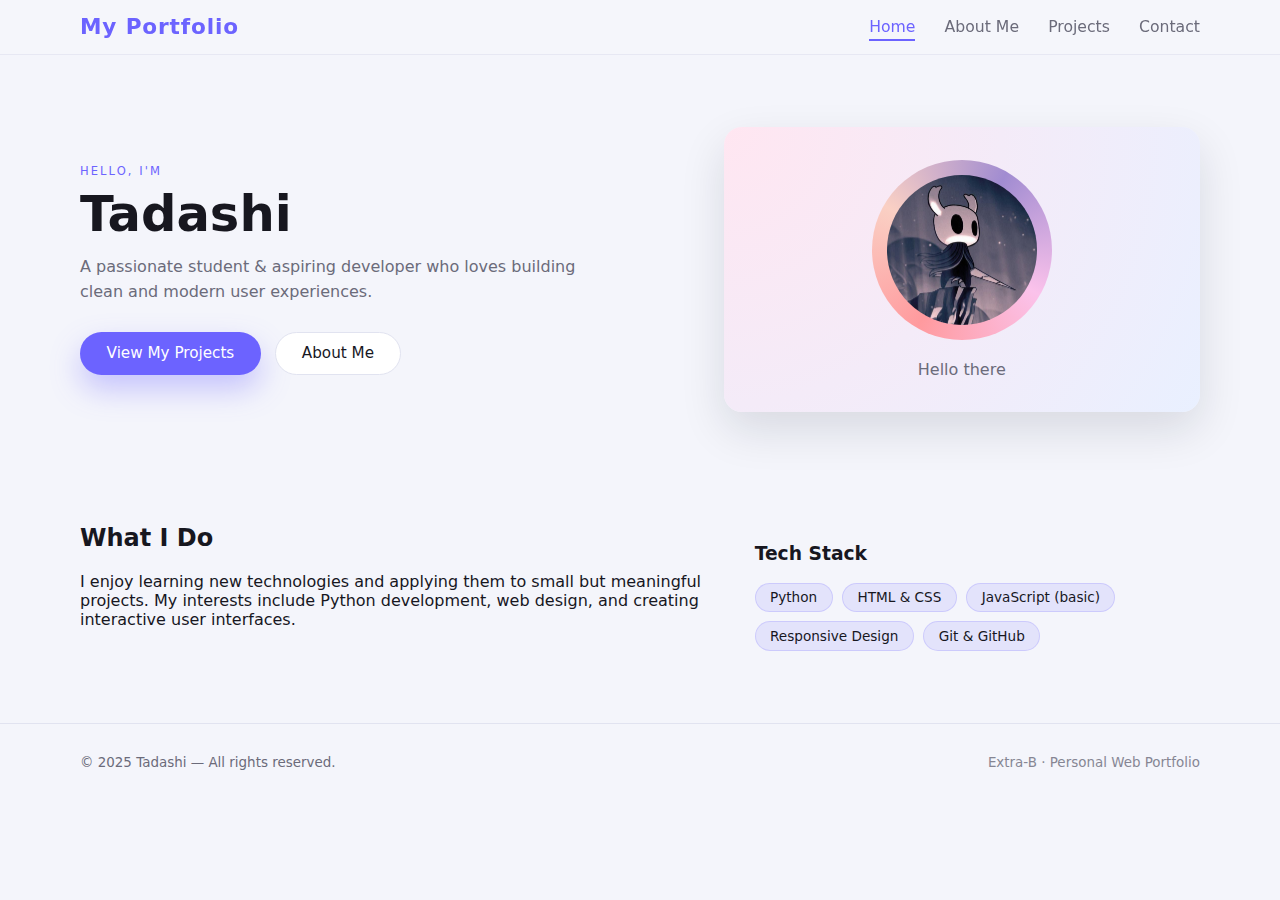
<file: index.html>
<!DOCTYPE html>
<html lang="en">
<head>
    <meta charset="UTF-8">
    <title>Tadashi | Portfolio</title>
    <meta name="viewport" content="width=device-width, initial-scale=1.0">
    <link rel="stylesheet" href="styles.css">
</head>
<link rel="icon" type="image/png" href="assets/images/HollowKnight.jpg">
<body>
<header class="site-header">
    <div class="container nav-container">
        <div class="logo"><span>My Portfolio</span></div>
        <nav class="nav">
            <a href="index.html" class="active">Home</a>
            <a href="about.html">About Me</a>
            <a href="projects.html">Projects</a>
            <a href="contact.html">Contact</a>
        </nav>
    </div>
</header>

<main>
    <section class="hero">
        <div class="container hero-layout">
            <div class="hero-text">
                <p class="eyebrow">Hello, I'm</p>
                <h1>Tadashi</h1>
                <p class="subtitle">
                    A passionate student & aspiring developer who loves building clean and modern user experiences.
                </p>
                <div class="hero-actions">
                    <a href="projects.html" class="btn primary">View My Projects</a>
                    <a href="about.html" class="btn ghost">About Me</a>
                </div>
            </div>
            <div class="hero-card">
               <div class="avatar-ring">
    <img src="assets/images/HollowKnight.jpg" class="avatar-img">
</div>
                <p class="hero-caption">Hello there</p>
            </div>
        </div>
    </section>

    <section class="section">
        <div class="container section-grid">
            <div>
                <h2>What I Do</h2>
                <p>
                    I enjoy learning new technologies and applying them to small but meaningful projects. 
                    My interests include Python development, web design, and creating interactive user interfaces.
                </p>
            </div>
            <div>
                <h3>Tech Stack</h3>
                <ul class="pill-list">
                    <li>Python</li>
                    <li>HTML &amp; CSS</li>
                    <li>JavaScript (basic)</li>
                    <li>Responsive Design</li>
                    <li>Git &amp; GitHub</li>
                </ul>
            </div>
        </div>
    </section>
</main>

<footer class="site-footer">
    <div class="container footer-layout">
        <p>© 2025 Tadashi — All rights reserved.</p>
        <p class="footer-note">Extra-B · Personal Web Portfolio</p>
    </div>
</footer>
</body>
</html>
</file>
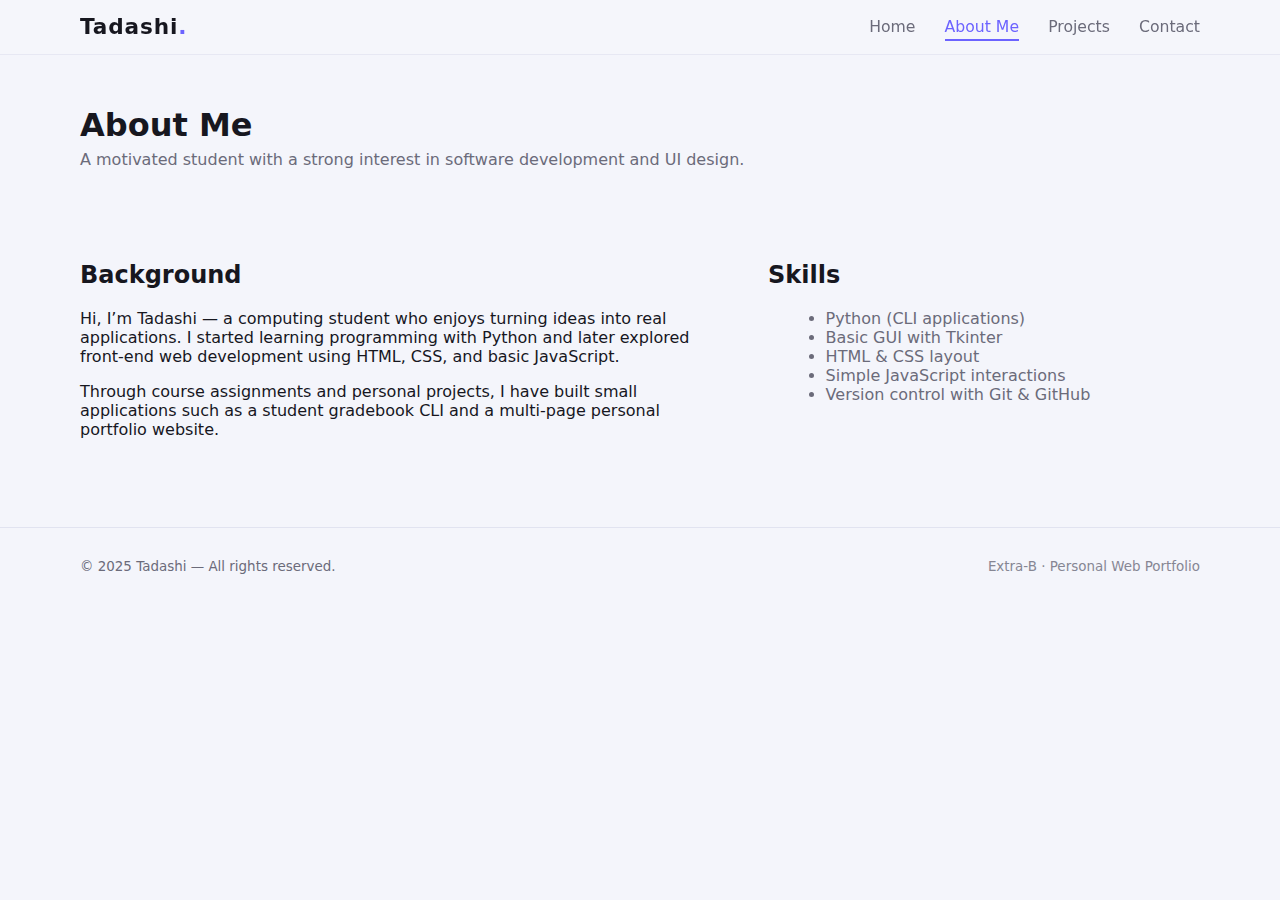
<file: about.html>
<!DOCTYPE html>
<html lang="en">
<head>
    <link rel="icon" type="image/png" href="assets/images/HollowKnight.jpg">
    <meta charset="UTF-8">
    <title>About Me | Tadashi</title>
    <meta name="viewport" content="width=device-width, initial-scale=1.0">
    <link rel="stylesheet" href="styles.css">
</head>
<body>
<header class="site-header">
    <div class="container nav-container">
        <div class="logo">Tadashi<span>.</span></div>
        <nav class="nav">
            <a href="index.html">Home</a>
            <a href="about.html" class="active">About Me</a>
            <a href="projects.html">Projects</a>
            <a href="contact.html">Contact</a>
        </nav>
    </div>
</header>

<main>
    <section class="page-hero">
        <div class="container">
            <h1>About Me</h1>
            <p>A motivated student with a strong interest in software development and UI design.</p>
        </div>
    </section>

    <section class="section">
        <div class="container about-layout">
            <div>
                <h2>Background</h2>
                <p>
                    Hi, I’m Tadashi — a computing student who enjoys turning ideas into real applications. 
                    I started learning programming with Python and later explored front-end web development
                    using HTML, CSS, and basic JavaScript.
                </p>
                <p>
                    Through course assignments and personal projects, I have built small applications such as
                    a student gradebook CLI and a multi-page personal portfolio website.
                </p>
            </div>
            <div>
                <h2>Skills</h2>
                <ul class="skill-list">
                    <li>Python (CLI applications)</li>
                    <li>Basic GUI with Tkinter</li>
                    <li>HTML &amp; CSS layout</li>
                    <li>Simple JavaScript interactions</li>
                    <li>Version control with Git &amp; GitHub</li>
                </ul>
            </div>
        </div>
    </section>
</main>

<footer class="site-footer">
    <div class="container footer-layout">
        <p>© 2025 Tadashi — All rights reserved.</p>
        <p class="footer-note">Extra-B · Personal Web Portfolio</p>
    </div>
</footer>
</body>
</html>
</file>
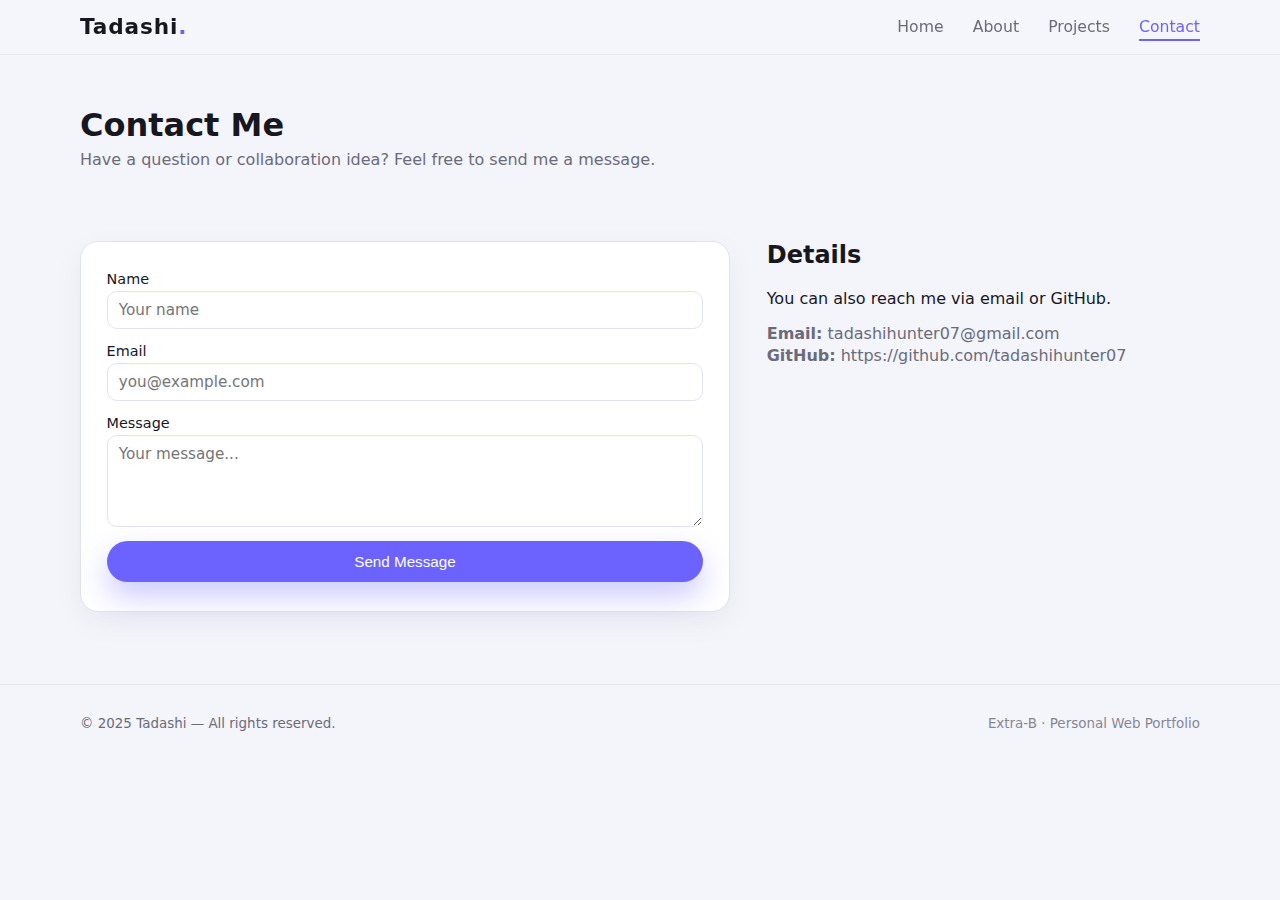
<file: contact.html>
<!DOCTYPE html>
<html lang="en">
<head>
    <meta charset="UTF-8">
    <title>Contact | Tadashi</title>
    <meta name="viewport" content="width=device-width, initial-scale=1.0">
    <link rel="stylesheet" href="styles.css">
</head>
<link rel="icon" type="image/png" href="assets/images/HollowKnight.jpg">
<body>
<header class="site-header">
    <div class="container nav-container">
        <div class="logo">Tadashi<span>.</span></div>
        <nav class="nav">
            <a href="index.html">Home</a>
            <a href="about.html">About</a>
            <a href="projects.html">Projects</a>
            <a href="contact.html" class="active">Contact</a>
        </nav>
    </div>
</header>

<main>
    <section class="page-hero">
        <div class="container">
            <h1>Contact Me</h1>
            <p>Have a question or collaboration idea? Feel free to send me a message.</p>
        </div>
    </section>

    <section class="section">
        <div class="container contact-layout">
            <form class="contact-form">
                <label>
                    Name
                    <input type="text" placeholder="Your name">
                </label>
                <label>
                    Email
                    <input type="email" placeholder="you@example.com">
                </label>
                <label>
                    Message
                    <textarea rows="4" placeholder="Your message..."></textarea>
                </label>
                <button type="submit" class="btn primary">Send Message</button>
            </form>

            <div class="contact-info">
                <h2>Details</h2>
                <p>You can also reach me via email or GitHub.</p>
                <ul class="contact-list">
                    <li><strong>Email:</strong> tadashihunter07@gmail.com</li>
                    <li><strong>GitHub:</strong> https://github.com/tadashihunter07</li>
                </ul>
            </div>
        </div>
    </section>
</main>

<footer class="site-footer">
    <div class="container footer-layout">
        <p>© 2025 Tadashi — All rights reserved.</p>
        <p class="footer-note">Extra-B · Personal Web Portfolio</p>
    </div>
</footer>
</body>
</html>
</file>
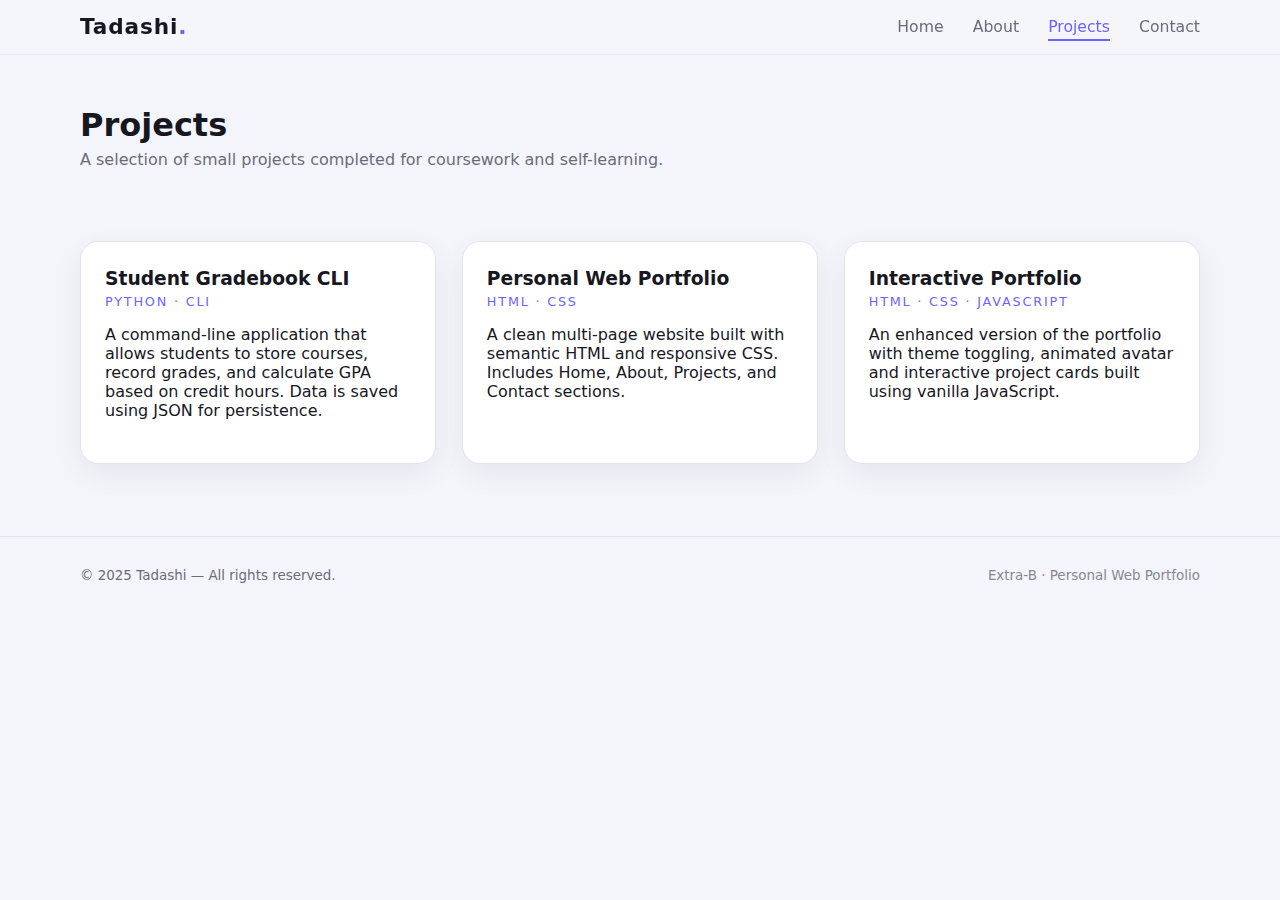
<file: projects.html>
<!DOCTYPE html>
<html lang="en">
<head>
    <link rel="icon" type="image/png" href="assets/images/HollowKnight.jpg">
    <meta charset="UTF-8">
    <title>Projects | Tadashi</title>
    <meta name="viewport" content="width=device-width, initial-scale=1.0">
    <link rel="stylesheet" href="styles.css">
</head>
<body>
<header class="site-header">
    <div class="container nav-container">
        <div class="logo">Tadashi<span>.</span></div>
        <nav class="nav">
            <a href="index.html">Home</a>
            <a href="about.html">About</a>
            <a href="projects.html" class="active">Projects</a>
            <a href="contact.html">Contact</a>
        </nav>
    </div>
</header>

<main>
    <section class="page-hero">
        <div class="container">
            <h1>Projects</h1>
            <p>A selection of small projects completed for coursework and self-learning.</p>
        </div>
    </section>

    <section class="section">
        <div class="container cards-grid">
            <article class="card">
                <h3>Student Gradebook CLI</h3>
                <p class="card-tag">Python · CLI</p>
                <p>
                    A command-line application that allows students to store courses, record grades,
                    and calculate GPA based on credit hours. Data is saved using JSON for persistence.
                </p>
            </article>

            <article class="card">
                <h3>Personal Web Portfolio</h3>
                <p class="card-tag">HTML · CSS</p>
                <p>
                    A clean multi-page website built with semantic HTML and responsive CSS.
                    Includes Home, About, Projects, and Contact sections.
                </p>
            </article>

            <article class="card">
                <h3>Interactive Portfolio</h3>
                <p class="card-tag">HTML · CSS · JavaScript</p>
                <p>
                    An enhanced version of the portfolio with theme toggling, animated avatar
                    and interactive project cards built using vanilla JavaScript.
                </p>
            </article>
        </div>
    </section>
</main>

<footer class="site-footer">
    <div class="container footer-layout">
        <p>© 2025 Tadashi — All rights reserved.</p>
        <p class="footer-note">Extra-B · Personal Web Portfolio</p>
    </div>
</footer>
</body>
</html>
</file>
<file: styles.css>
:root {
    --bg: #f4f5fb;
    --surface: #ffffff;
    --accent: #6c63ff;
    --accent-soft: rgba(108, 99, 255, 0.12);
    --text-main: #17171f;
    --text-muted: #6b6b7a;
    --border: #e1e3f0;
    --radius-lg: 18px;
    --shadow-soft: 0 18px 45px rgba(15, 23, 42, 0.12);
    --font-main: system-ui, -apple-system, BlinkMacSystemFont, "Segoe UI", sans-serif;
}

*,
*::before,
*::after {
    box-sizing: border-box;
}

body {
    margin: 0;
    font-family: var(--font-main);
    background: var(--bg);
    color: var(--text-main);
}
.container {
    width: min(1120px, 100% - 3rem);
    margin-inline: auto;
}

.section {
    padding: 3.5rem 0;
}

.site-header {
    position: sticky;
    top: 0;
    z-index: 10;
    background: rgba(244,245,251,0.92);
    backdrop-filter: blur(10px);
    border-bottom: 1px solid rgba(225,227,240,0.7);
}

.nav-container {
    display: flex;
    align-items: center;
    justify-content: space-between;
    padding: 0.9rem 0;
}

.logo {
    font-weight: 700;
    font-size: 1.35rem;
    letter-spacing: 0.04em;
}
.logo span {
    color: var(--accent);
}

.nav a {
    text-decoration: none;
    margin-left: 1.5rem;
    font-size: 0.98rem;
    color: var(--text-muted);
    position: relative;
}

.nav a::after {
    content: "";
    position: absolute;
    left: 0;
    bottom: -0.3rem;
    width: 0;
    height: 2px;
    background: var(--accent);
    transition: width 0.2s ease;
}

.nav a:hover::after,
.nav a.active::after {
    width: 100%;
}

.nav a.active {
    color: var(--accent);
}
.hero {
    padding: 4.5rem 0 3.5rem;
}

.hero-layout {
    display: grid;
    grid-template-columns: minmax(0, 2fr) minmax(0, 1.6fr);
    gap: 3rem;
    align-items: center;
}

.eyebrow {
    text-transform: uppercase;
    letter-spacing: 0.18em;
    font-size: 0.72rem;
    color: var(--accent);
    margin: 0 0 0.4rem;
}

.hero h1 {
    font-size: clamp(2.4rem, 5vw, 3.1rem);
    margin: 0 0 0.7rem;
}

.subtitle {
    margin: 0 0 1.7rem;
    color: var(--text-muted);
    max-width: 32rem;
    line-height: 1.6;
}

.hero-actions {
    display: flex;
    gap: 0.9rem;
    flex-wrap: wrap;
}
.btn {
    display: inline-flex;
    align-items: center;
    justify-content: center;
    border-radius: 999px;
    padding: 0.7rem 1.6rem;
    font-size: 0.95rem;
    border: 1px solid transparent;
    text-decoration: none;
    cursor: pointer;
    transition: transform 0.1s ease, box-shadow 0.1s ease, background 0.1s ease, color 0.1s ease;
}

.btn.primary {
    background: var(--accent);
    color: #fff;
    box-shadow: 0 14px 30px rgba(108, 99, 255, 0.35);
}

.btn.primary:hover {
    transform: translateY(-1px);
    box-shadow: 0 18px 40px rgba(108, 99, 255, 0.45);
}

.btn.ghost {
    border-color: var(--border);
    background: #fff;
    color: var(--text-main);
}

.btn.ghost:hover {
    background: var(--accent-soft);
}

.hero-card {
    background: radial-gradient(circle at top left, #ffe6f1, #e9f0ff);
    border-radius: var(--radius-lg);
    padding: 2.1rem 2rem;
    box-shadow: var(--shadow-soft);
    text-align: center;
}

.avatar-ring {
    width: 180px;
    height: 180px;
    margin: 0 auto 1.2rem;
    border-radius: 50%;
    background: conic-gradient(from 210deg, #ff9a9e, #fad0c4, #a18cd1, #fbc2eb, #ff9a9e);
    display: flex;
    align-items: center;
    justify-content: center;
}

.avatar-placeholder {
    width: 150px;
    height: 150px;
    border-radius: 50%;
    background: #fff;
    display: flex;
    align-items: center;
    justify-content: center;
    font-size: 3rem;
    font-weight: 700;
    color: var(--accent);
}

.hero-caption {
    margin: 0;
    color: var(--text-muted);
}

.section-grid {
    display: grid;
    grid-template-columns: 2fr 1.4fr;
    gap: 2.4rem;
}

.section-grid h2 {
    margin-top: 0;
}

.pill-list {
    list-style: none;
    padding: 0;
    margin: 0;
    display: flex;
    flex-wrap: wrap;
    gap: 0.6rem;
}

.pill-list li {
    padding: 0.35rem 0.9rem;
    border-radius: 999px;
    background: var(--accent-soft);
    border: 1px solid rgba(108, 99, 255, 0.2);
    font-size: 0.85rem;
}

.page-hero {
    padding: 3.2rem 0 1rem;
}

.page-hero h1 {
    margin: 0 0 0.4rem;
}

.page-hero p {
    margin: 0;
    color: var(--text-muted);
}

.about-layout {
    display: grid;
    grid-template-columns: minmax(0, 3fr) minmax(0, 2fr);
    gap: 2.5rem;
}

.skill-list {
    list-style: disc;
    margin-left: 1.1rem;
    color: var(--text-muted);
}


.cards-grid {
    display: grid;
    grid-template-columns: repeat(auto-fit, minmax(260px, 1fr));
    gap: 1.6rem;
}

.card {
    background: var(--surface);
    border-radius: var(--radius-lg);
    padding: 1.6rem 1.5rem 1.7rem;
    border: 1px solid var(--border);
    box-shadow: 0 10px 30px rgba(15, 23, 42, 0.06);
}

.card h3 {
    margin-top: 0;
    margin-bottom: 0.3rem;
}

.card-tag {
    font-size: 0.8rem;
    text-transform: uppercase;
    letter-spacing: 0.14em;
    color: var(--accent);
    margin-top: 0;
}

.contact-layout {
    display: grid;
    grid-template-columns: minmax(0, 3fr) minmax(0, 2fr);
    gap: 2.3rem;
}

.contact-form {
    background: var(--surface);
    padding: 1.8rem 1.6rem;
    border-radius: var(--radius-lg);
    border: 1px solid var(--border);
    box-shadow: 0 10px 30px rgba(15, 23, 42, 0.05);
    display: flex;
    flex-direction: column;
    gap: 0.9rem;
}

.contact-form label {
    display: flex;
    flex-direction: column;
    font-size: 0.9rem;
    gap: 0.25rem;
}

.contact-form input,
.contact-form textarea {
    border-radius: 10px;
    border: 1px solid var(--border);
    padding: 0.55rem 0.7rem;
    font-family: inherit;
    font-size: 0.95rem;
}

.contact-form input:focus,
.contact-form textarea:focus {
    outline: 2px solid rgba(108, 99, 255, 0.25);
    border-color: var(--accent);
}

.contact-info h2 {
    margin-top: 0;
}

.contact-list {
    list-style: none;
    padding: 0;
    margin: 0.6rem 0 0;
    color: var(--text-muted);
}

.contact-list li + li {
    margin-top: 0.2rem;
}

.site-footer {
    border-top: 1px solid var(--border);
    padding: 1.1rem 0 1.3rem;
    margin-top: 1rem;
}

.footer-layout {
    display: flex;
    justify-content: space-between;
    align-items: center;
    font-size: 0.84rem;
    color: var(--text-muted);
    flex-wrap: wrap;
    gap: 0.4rem;
}

.footer-note {
    opacity: 0.8;
}

@media (max-width: 800px) {
    .hero-layout,
    .section-grid,
    .about-layout,
    .contact-layout {
        grid-template-columns: 1fr;
    }

    .hero {
        padding-top: 3.4rem;
    }

    .nav-container {
        flex-direction: column;
        align-items: flex-start;
        gap: 0.4rem;
    }

    .nav a {
        margin-left: 0;
        margin-right: 1rem;
    }

    .hero-card {
        order: -1;
    }
}
.avatar-img {
    width: 150px;
    height: 150px;
    border-radius: 50%;
    object-fit: cover;
}
</file>
